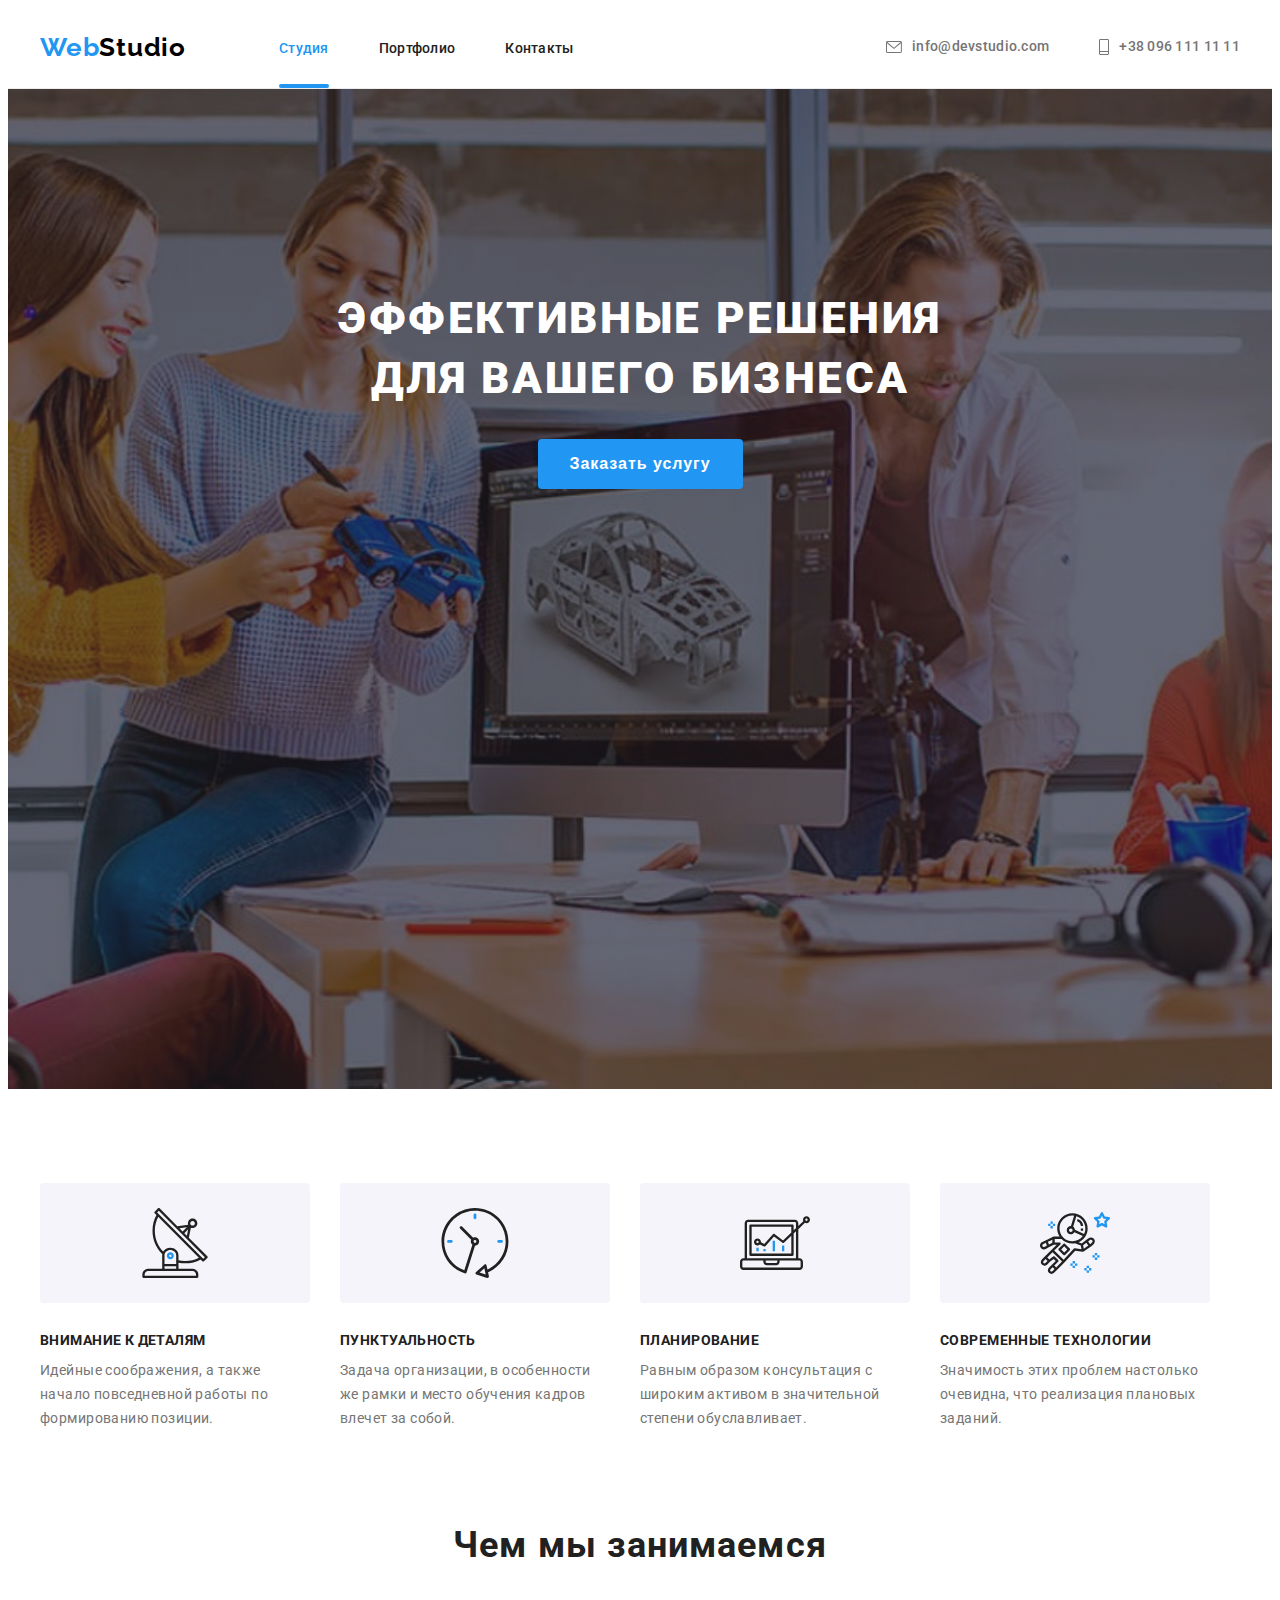
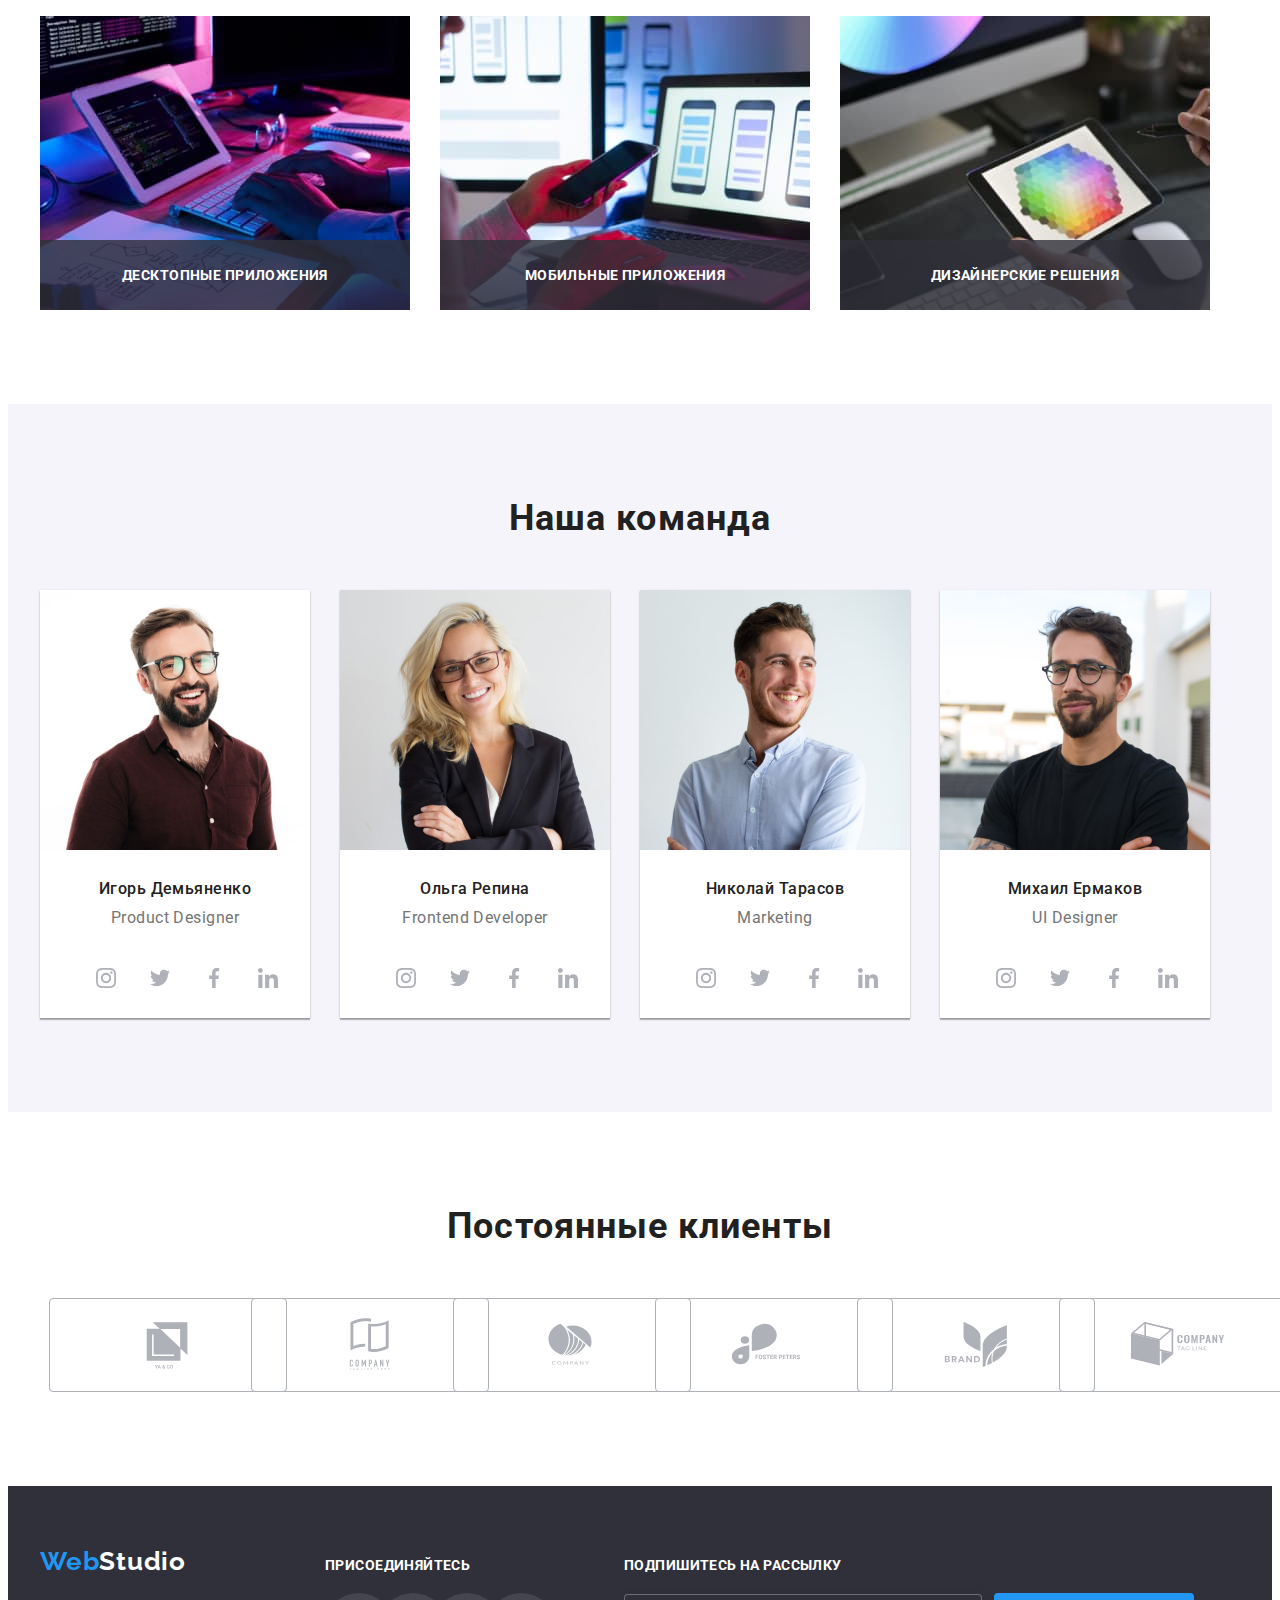
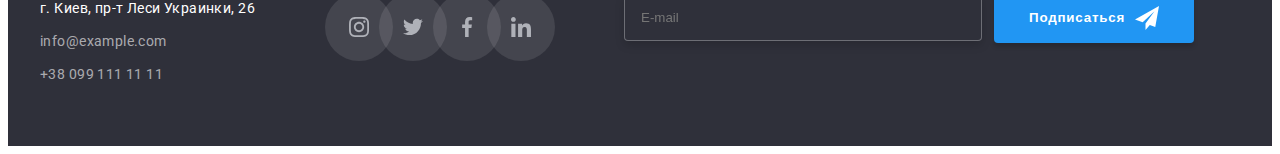
<file: index.html>
<!DOCTYPE html>
<html lang="ru">
  <head>
    <meta charset="UTF-8" />
    <meta http-equiv="X-UA-Compatible" content="IE=edge" />
    <meta name="viewport" content="width=device-width, initial-scale=1.0" />
    <title>WebStudio</title>
    <link rel="preconnect" href="https://fonts.googleapis.com"> 
    <link rel="preconnect" href="https://fonts.gstatic.com" crossorigin> 
    <link href="https://fonts.googleapis.com/css2?family=Raleway:wght@700&family=Roboto:wght@400;500;700;900&display=swap" rel="stylesheet">
    <link rel="stylesheet" href="https://cdnjs.cloudflare.com/ajax/libs/modern-normalize/1.1.0/modern-normalize.min.css" integrity="sha512-wpPYUAdjBVSE4KJnH1VR1HeZfpl1ub8YT/NKx4PuQ5NmX2tKuGu6U/JRp5y+Y8XG2tV+wKQpNHVUX03MfMFn9Q==" crossorigin="anonymous" referrerpolicy="no-referrer" />
    <link rel="stylesheet" href="./css/main.min.css">
  </head>
  <body>
    <!-- Шапка -->
    <header class="header">
      <div class="container header-container">
        <a href="./index.html" lang="en" class="logo header__logo"><span class="web">Web</span>Studio</a>
        <nav class="nav">
          <ul class="nav__list">
            <li class="nav__item"><a class="nav__link current" href="./index.html">Студия</a></li>
            <li class="nav__item"><a class="nav__link" href="./portfolio.html">Портфолио</a></li>
            <li class="nav__item"><a class="nav__link" href="">Контакты</a></li>
          </ul>
        </nav>
          <ul class="header__contact-list">
            <li class="header__contact-item">
            <a class="header__contact-mail" href="mailto:info@devstudio.com"><svg class="contact__icon-envelope">
              <use href="./images/icons.svg#icon-envelope-new"></use>
          </svg>info@devstudio.com</a>
            </li>
            <li class="header__contact-item">
             <a class="header__contact-tel" href="tel:+380961111111"><svg class="contact__icon-smartphone">
              <use href="./images/icons.svg#icon-Vector-2"></use>
          </svg>+38 096 111 11 11</a></li>
          </ul>
      </div>
    </header>
    <!-- Main -->
    <main>
      <section class="hero">
          <div class="container">
          <h1 class="slogan">
            Эффективные решения <br> для вашего бизнеса
          </h1>
          <button type="button" class="btn" data-modal-open>Заказать услугу</button>
        </div>
      </section>
      <!-- Особенности -->
      <section class="section section-features">
        <h2 class="invisible-title">Особенности</h2>
        <div class="container">
          <ul class="features-list">
            <li class="features-item">
              <div class="features-icons">
                <svg class="features-icon" width="70px" height="70px">
                  <use href="./images/icons.svg#icon-antenna"></use>
                </svg>
              </div>
                <h3 class="features">Внимание к деталям</h3>
                <p class="features-text">
                  Идейные соображения, а также начало повседневной работы по
                  формированию позиции.
                </p>
            </li>
            <li class="features-item">
              <div class="features-icons">
                <svg class="features-icon" width="70px" height="70px">
                  <use href="./images/icons.svg#icon-clock"></use>
                </svg>
              </div>
              <h3 class="features">Пунктуальность</h3>
              <p class="features-text">
                Задача организации, в особенности же рамки и место обучения кадров
                влечет за собой.
              </p>
            </li>
            <li class="features-item">
              <div class="features-icons">
                <svg class="features-icon" width="70px" height="70px">
                  <use href="./images/icons.svg#icon-diagram"></use>
                </svg>
              </div>
              <h3 class="features">Планирование</h3>
              <p class="features-text">
                Равным образом консультация с широким активом в значительной
                степени обуславливает.
              </p>
            </li>
            <li class="features-item">
              <div class="features-icons">
                <svg class="features-icon" width="70px" height="70px">
                  <use href="./images/icons.svg#icon-astronaut-new"></use>
                </svg>
              </div>
              <h3 class="features">Современные технологии</h3>
              <p class="features-text">
                Значимость этих проблем настолько очевидна, что реализация
                плановых заданий.
              </p>
            </li>
          </ul>
      </div>
      </section>
    <!-- Чем мы занимаемся -->
      <section class="section work-section">
        <div class="container">
          <h2 class="works">Чем мы занимаемся</h2>
            <ul class="about-list">
              <li class="about-item">
                <div class="about-item-wrap">
                <img src="./images/img.jpg" alt="works on the keyboard" width="370"/>
                <p class="about-item-text">Десктопные приложения</p>
              </div>
              </li>
              <li class="about-item">
                <div class="about-item-wrap">
                <img src="./images/img-2.jpg" alt="works on the phone" width="370"/>
                <p class="about-item-text">Мобильные приложения</p>
              </div>
              </li>
              <li class="about-item">
                <div class="about-item-wrap">
                <img src="./images/img-3.jpg" alt="works on the tablet" width="370"/>
                <p class="about-item-text">Дизайнерские решения</p>
              </div>
              </li>
            </ul>
      </div>
      </section>
      <!-- Наша команда -->
      <section class="section section-team">
        <div class="container">
          <h2 class="team">Наша команда</h2>
          <ul class="team-lists">
            <li class="team-list">
              <img src="./images/foto-igor.jpg" alt="photo_by_igor" width="270"/>
              <div class="by-team-list"><h3 class="team-icon">Игорь Демьяненко</h3>
              <p lang="en" class="team-text">Product Designer</p>
              <ul class="team-social list social-list">
                <li class="social-item">
                <a href="" class="social-link" target="_blank" rel="noopener noreferrer">
                  <svg class="social-icon" width="20" height="20" >
                    <use href="./images/icons.svg#icon-instagram-new"></use>
                  </svg>
                  </a>
                </li>
                <li class="social-item">
                <a href="" class="social-link" target="_blank" rel="noopener noreferrer">
                  <svg class="social-icon" width="20" height="20" >
                    <use href="./images/icons.svg#icon-twitter-1"></use>
                  </svg>
                </a>
                </li>
                <li class="social-item">
                <a href="" class="social-link" target="_blank" rel="noopener noreferrer">
                  <svg class="social-icon" width="20" height="20" >
                    <use href="./images/icons.svg#icon-facebook"></use>
                  </svg>
                </a>
                </li>
                <li class="social-item">
                <a href="" class="social-link" target="_blank" rel="noopener noreferrer">
                  <svg class="social-icon" width="20" height="20" >
                    <use href="./images/icons.svg#icon-linkedin"></use>
                  </svg>
                </a>
                </li>
              </ul>
            </div>
            </li>
            <li class="team-list">
              <img
                src="./images/foto-olga.jpg"
                alt="photo_by_olga"
                width="270"/>
              <div class="by-team-list"><h3 class="team-icon">Ольга Репина</h3>
              <p lang="en" class="team-text">Frontend Developer</p>
              <ul class="team-social list social-list">
                <li class="social-item">
                  <a href="" class="social-link" target="_blank" rel="noopener noreferrer">
                    <svg class="social-icon" width="20" height="20" >
                      <use href="./images/icons.svg#icon-instagram-new"></use>
                    </svg>
                    </a>
                  </li>
                  <li class="social-item">
                  <a href="" class="social-link" target="_blank" rel="noopener noreferrer">
                    <svg class="social-icon" width="20" height="20" >
                      <use href="./images/icons.svg#icon-twitter-1"></use>
                    </svg>
                  </a>
                  </li>
                  <li class="social-item">
                  <a href="" class="social-link" target="_blank" rel="noopener noreferrer">
                    <svg class="social-icon" width="20" height="20" >
                      <use href="./images/icons.svg#icon-facebook"></use>
                    </svg>
                  </a>
                  </li>
                  <li class="social-item">
                  <a href="" class="social-link" target="_blank" rel="noopener noreferrer">
                    <svg class="social-icon" width="20" height="20" >
                      <use href="./images/icons.svg#icon-linkedin"></use>
                    </svg>
                  </a>
                </li>
              </ul>
            </div>
            </li>
            <li class="team-list">
              <img src="./images/foto-nik.jpg" alt="photo_by_nik" width="270">
              <div class="by-team-list"><h3 class="team-icon">Николай Тарасов</h3>
              <p lang="en" class="team-text">Marketing</p>
              <ul class="team-social list social-list">
                <li class="social-item">
                  <a href="" class="social-link" target="_blank" rel="noopener noreferrer">
                    <svg class="social-icon" width="20" height="20" >
                      <use href="./images/icons.svg#icon-instagram-new"></use>
                    </svg>
                    </a>
                  </li>
                  <li class="social-item">
                  <a href="" class="social-link" target="_blank" rel="noopener noreferrer">
                    <svg class="social-icon" width="20" height="20" >
                      <use href="./images/icons.svg#icon-twitter-1"></use>
                    </svg>
                  </a>
                  </li>
                  <li class="social-item">
                  <a href="" class="social-link" target="_blank" rel="noopener noreferrer">
                    <svg class="social-icon" width="20" height="20" >
                      <use href="./images/icons.svg#icon-facebook"></use>
                    </svg>
                  </a>
                  </li>
                  <li class="social-item">
                  <a href="" class="social-link" target="_blank" rel="noopener noreferrer">
                    <svg class="social-icon" width="20" height="20" >
                      <use href="./images/icons.svg#icon-linkedin"></use>
                    </svg>
                  </a>
                </li>
              </ul>
            </div>
            </li>
            <li class="team-list">
              <img
                src="./images/foto-myhail.jpg"
                alt="photo_by_mykhail"
                width="270"/>
              <div class="by-team-list"><h3 class="team-icon">Михаил Ермаков</h3>
              <p lang="en" class="team-text">UI Designer</p>
              <ul class="team-social list social-list">
                <li class="social-item">
                  <a href="" class="social-link" target="_blank" rel="noopener noreferrer">
                    <svg class="social-icon" width="20" height="20" >
                      <use href="./images/icons.svg#icon-instagram-new"></use>
                    </svg>
                    </a>
                  </li>
                  <li class="social-item">
                  <a href="" class="social-link" target="_blank" rel="noopener noreferrer">
                    <svg class="social-icon" width="20" height="20" >
                      <use href="./images/icons.svg#icon-twitter-1"></use>
                    </svg>
                  </a>
                  </li>
                  <li class="social-item">
                  <a href="" class="social-link" target="_blank" rel="noopener noreferrer">
                    <svg class="social-icon" width="20" height="20" >
                      <use href="./images/icons.svg#icon-facebook"></use>
                    </svg>
                  </a>
                  </li>
                  <li class="social-item">
                  <a href="" class="social-link" target="_blank" rel="noopener noreferrer">
                    <svg class="social-icon" width="20" height="20" >
                      <use href="./images/icons.svg#icon-linkedin"></use>
                    </svg>
                  </a>
                </li>
              </ul>
            </div>
            </li>
          </ul>
      </div>
      </section>
       <!-- Постоянные клиенты -->
      <section class="section">
          <div class="container">
            <h2 class="clients">Постоянные клиенты</h2>
            <ul class="client-list">
              <li class="client-item">
                <a href="" class="client-link" target="_blank" rel="noopener noreferrer">
                  <svg class="client-icon" width="106" height="60" >
                    <use href="./images/icons.svg#icon-Logo-1"></use>
                  </svg>
                </a>
              </li>
              <li class="client-item">
                <a href="" class="client-link" target="_blank" rel="noopener noreferrer">
                  <svg class="client-icon" width="106" height="60" >
                    <use href="./images/icons.svg#icon-Logo-2"></use>
                  </svg>
                </a>
              </li>
              <li class="client-item">
                <a href="" class="client-link" target="_blank" rel="noopener noreferrer">
                  <svg class="client-icon" width="106" height="60" >
                    <use href="./images/icons.svg#icon-Logo-3"></use>
                  </svg>
                </a>
              </li>
              <li class="client-item">
                <a href="" class="client-link" target="_blank" rel="noopener noreferrer">
                  <svg class="client-icon" width="106" height="60" >
                    <use href="./images/icons.svg#icon-Logo-4"></use>
                  </svg>
                </a>
              </li>
              <li class="client-item">
                <a href="" class="client-link" target="_blank" rel="noopener noreferrer">
                  <svg class="client-icon" width="106" height="60" >
                    <use href="./images/icons.svg#icon-Logo-5"></use>
                  </svg>
                </a>
              </li>
              <li class="client-item">
                <a href="" class="client-link" target="_blank" rel="noopener noreferrer">
                  <svg class="client-icon" width="106" height="60" >
                    <use class="svg-icon" href="./images/icons.svg#icon-Logo-6"></use>
                  </svg>
                </a>
              </li>
            </ul>
        </div>
      </section>
    </main>
    <!-- Футер -->
    <footer class="footer">
      <div class="container footer-container">
          <div class="footer-address">
          <a href="" lang="en" class="logo-footer"><span class="web">Web</span><span class="studio">Studio</span></a>
          <address>
          <ul class="contacts">
            <li class="by-contacts"><a class="map-link" href="https://goo.gl/maps/VNp9f7bhRP9cffX88" target="blank" rel="noopener noreferrer">г. Киев, пр-т Леси Украинки, 26</a></li>
            <li class="by-contacts"><a class="mail-contact" href="mailto:info@example.com">info@example.com</a></li>
            <li class="by-contacts"><a class="tel-contact" href="tel:+380991111111">+38 099 111 11 11</a></li>
          </ul>
        </address>
        </div>
        <!-- Присоединяйтесь -->
        <div class="footer-social">
          <h3 class="footer-social-title">присоединяйтесь</h3>
          <ul class="social-list">
            <li class="social-item">
                <a href="" class="social-link footer-social-link" target="_blank" rel="noopener noreferrer">
                    <svg class="social-icon footer-social-icon">
                      <use href="./images/icons.svg#icon-instagram-new"></use>
                    </svg>
                </a>
            </li>
            <li class="social-item">
                <a href="" class="social-link footer-social-link" target="_blank" rel="noopener noreferrer">
                    <svg class="social-icon footer-social-icon">
                        <use href="./images/icons.svg#icon-twitter-1"></use>
                    </svg>
                </a>
            </li>
            <li class="social-item">
                <a href="" class="social-link footer-social-link" target="_blank" rel="noopener noreferrer">
                    <svg class="social-icon footer-social-icon">
                        <use href="./images/icons.svg#icon-facebook"></use>
                    </svg>
                </a>
            </li>
            <li class="social-item">
                <a href="" class="social-link footer-social-link" target="_blank" rel="noopener noreferrer">
                    <svg class="social-icon footer-social-icon">
                        <use href="./images/icons.svg#icon-linkedin"></use>
                    </svg>
                </a>
            </li>
        </ul>
        </div>
        <!-- Подпишитесь -->
        <div class="footer-social">
          <h3 class="footer-social-title">Подпишитесь на рассылку</h3>
          <form action="#">
            <div class="input-form">
            <input class="footer-form-input" name="email" type="email" placeholder="E-mail">
            <button class="btn-form-footer" type="submit">Подписаться
              <svg class="icon-send" width="24" height="24" >
                <use href="./images/icons.svg#icon-icon-send"></use>
              </svg>
            </button>
          </div>
          </form>
        </div>
    </div>
    </footer>
    <!-- Бекдроп модалка -->
    <div class="backdrop is-hidden" data-modal>
      <div class="modal">
        <button type="button" class="btn-modal" data-modal-close>
          <svg class="modal-icon-close" width="11" height="11" >
            <use href="./images/icons.svg#icon-close-new"></use>
          </svg>
        </button>
        <form class="contact-form" action="#">
          <p class="modal-title">Оставьте свои данные, мы вам перезвоним</p>
          <label class="contact-form-label">Имя
            <span class="form-input-wrap">
            <input class="contact-form-input" type="text" name="user-name" 
            minlength="2" pattern="[a-zA-Zа-яëА-Яë]+" title="Имя должно содержать символы латиницы или кириллицы"/>
            <svg class="form-icon" width="12" height="12" >
              <use href="./images/icons.svg#icon-person-black"></use>
            </svg>
          </span>
          </label>
          <label class="contact-form-label">Телефон
            <span class="form-input-wrap">
            <input class="contact-form-input" type="text" name="user-tel" title="099-000-00-00"
            pattern="[0-9]{3}-[0-9]{3}-[0-9]{2}-[0-9]{2"/>
            <svg class="form-icon" width="12" height="12" >
              <use href="./images/icons.svg#icon-phone-black"></use>
            </svg>
          </span>
            </label>
          <label class="contact-form-label">Почта
            <span class="form-input-wrap">
            <input class="contact-form-input" type="text" name="user-email">
            <svg class="form-icon" width="12" height="12" >
              <use href="./images/icons.svg#icon-email-black"></use>
            </svg>
          </span>
            </label>
          <label class="contact-form-label">Комментарий
            <textarea class="textarea-label" name="feedback" rows="7" placeholder="Введите текст"></textarea>
          </label>
          <input class="modal-form-checkbox visually-hidden" type="checkbox" id="accept-policy">
          <label class="modal-form-label modal-form-checkbox-label" for="accept-policy">
            Соглашаюсь с рассылкой и принимаю<a href="#" class="modal-form-link">Условия договора</a></label>
            <button class="modal-form-button" type="submit">
              Отправить
          </button>
        </form>
      </div>
    </div>
    <script src="./js/modal.js"></script>
  </body>
</html>
</file>
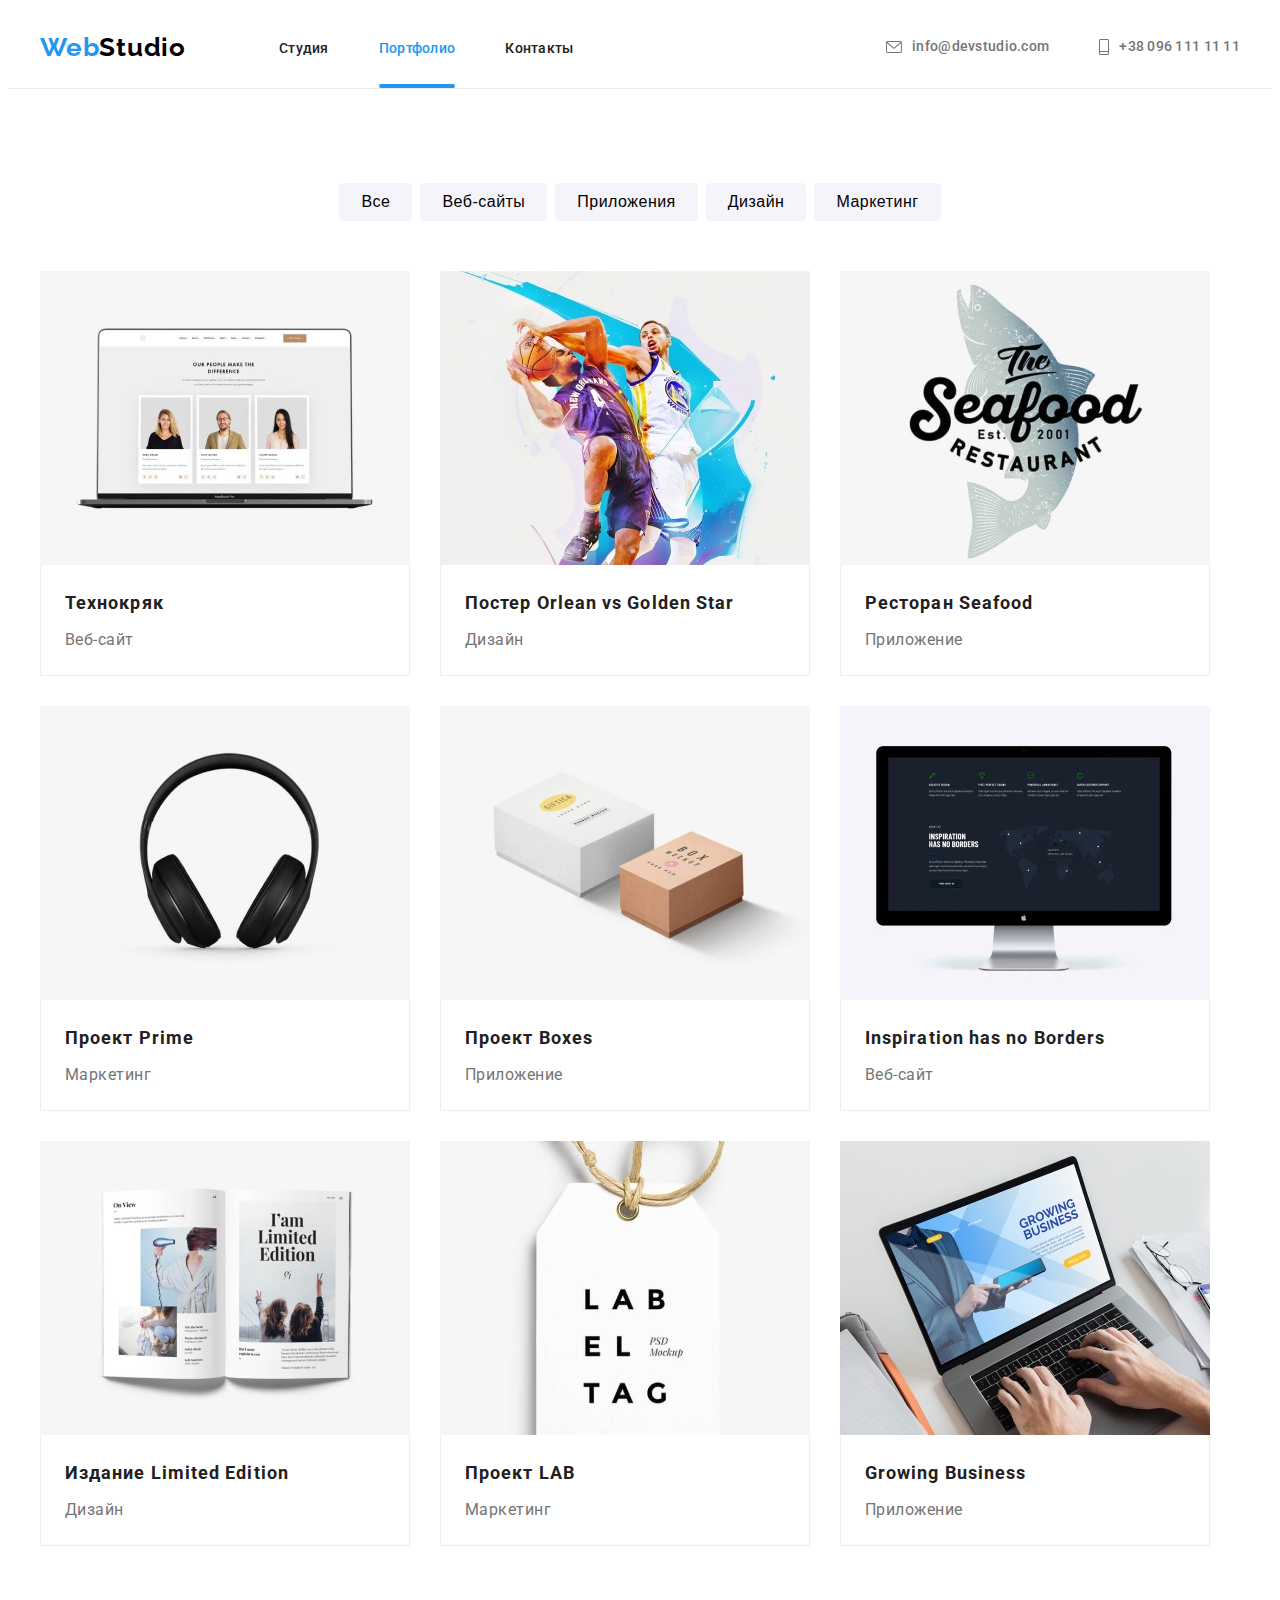
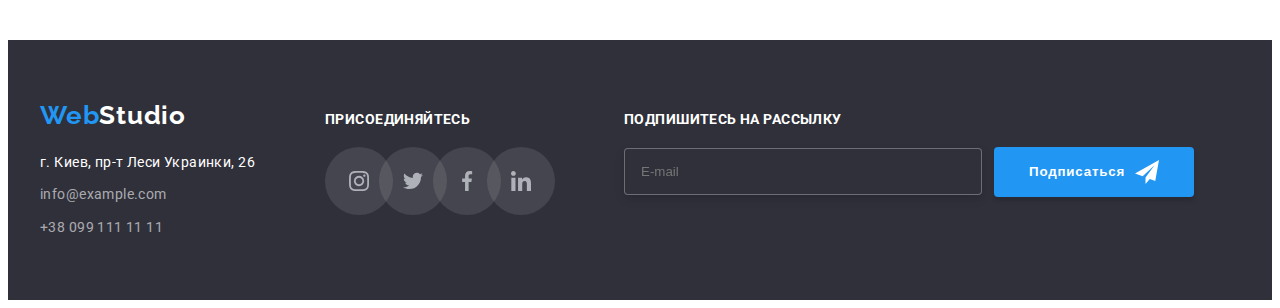
<file: portfolio.html>
<!DOCTYPE html>
<html lang="ru">
<head>
    <meta charset="UTF-8">
    <meta http-equiv="X-UA-Compatible" content="IE=edge">
    <meta name="viewport" content="width=device-width, initial-scale=1.0">
    <title>portfolio</title>
    <link rel="preconnect" href="https://fonts.googleapis.com"> 
    <link rel="preconnect" href="https://fonts.gstatic.com" crossorigin> 
    <link href="https://fonts.googleapis.com/css2?family=Raleway:wght@700&family=Roboto:wght@400;500;700;900&display=swap" rel="stylesheet">
    <link rel="stylesheet" href="https://cdnjs.cloudflare.com/ajax/libs/modern-normalize/1.1.0/modern-normalize.min.css" integrity="sha512-wpPYUAdjBVSE4KJnH1VR1HeZfpl1ub8YT/NKx4PuQ5NmX2tKuGu6U/JRp5y+Y8XG2tV+wKQpNHVUX03MfMFn9Q==" crossorigin="anonymous" referrerpolicy="no-referrer" />
    <link rel="stylesheet" href="./css/main.min.css">
</head>
<body>
    <!-- Шапка -->
    <header class="header">
      <div class="container header-container">
        <a href="./index.html" lang="en" class="logo header__logo"><span class="web">Web</span>Studio</a>
        <nav class="nav">
          <ul class="nav__list">
            <li class="nav__item"><a class="nav__link" href="./index.html">Студия</a></li>
            <li class="nav__item"><a class="nav__link current" href="./portfolio.html">Портфолио</a></li>
            <li class="nav__item"><a class="nav__link" href="">Контакты</a></li>
          </ul>
        </nav>
          <ul class="header__contact-list">
            <li class="header__contact-item">
            <a class="header__contact-mail" href="mailto:info@devstudio.com"><svg class="contact__icon-envelope">
              <use href="./images/icons.svg#icon-envelope-new"></use>
          </svg>info@devstudio.com</a>
            </li>
            <li class="header__contact-item">
             <a class="header__contact-tel" href="tel:+380961111111"><svg class="contact__icon-smartphone">
              <use href="./images/icons.svg#icon-Vector-2"></use>
          </svg>+38 096 111 11 11</a></li>
          </ul>
      </div>
    </header>
      <!-- Мейн -->
      <main>
          <section class="section-buttons">
        <!--Кнопки-->
        <div class="container">
          <h1 class="invisible-title">Кнопки</h1>
          <ul class="buttons-list">
              <li class="buttons-item"><button type="button" class="button">Все</button></li>
              <li class="buttons-item"><button type="button" class="button">Веб-сайты</button></li>
              <li class="buttons-item"><button type="button" class="button">Приложения</button></li>
              <li class="buttons-item"><button type="button" class="button">Дизайн</button></li>
              <li class="buttons-item"><button type="button" class="button">Маркетинг</button></li>
          </ul> 
          <!--Проекти--> 
          <h2 class="invisible-title">Проекти</h2>
            <ul class="projects-list">
                <li class="project-item">
                  <a href="/" class="project-item-link" target="_blank" rel="noopener noreferrer">
                    <div class="project-item-wrap">
                      <img src="./images/img-project-1.jpg" alt="photo_by_tech" width="370">
                      <p class="project-img-text">Lorem ipsum dolor sit amet consectetur adipisicing elit. Doloribus, necessitatibus, odit ipsum et totam repellendus velit neque mollitia natus saepe ea aliquam reprehenderit iure quia! Minima alias eius magnam eaque.</p>
                    </div>
                    <div class="by-project"><h3 class="project-name">Технокряк</h3>
                    <p class="project-text">Веб-сайт</p></div>
                  </a>
                </li>
                <li class="project-item">
                  <a href="/" class="project-item-link" target="_blank" rel="noopener noreferrer">
                    <div class="project-item-wrap">
                      <img src="./images/img-project-2.jpg" alt="photo_by_poster" width="370">
                      <p class="project-img-text">Lorem ipsum dolor sit amet consectetur adipisicing elit. Doloribus, necessitatibus, odit ipsum et totam repellendus velit neque mollitia natus saepe ea aliquam reprehenderit iure quia! Minima alias eius magnam eaque.</p>
                    </div>
                    <div class="by-project"><h3 class="project-name">Постер <span lang="en">Orlean vs Golden Star</span></h3>
                    <p class="project-text">Дизайн</p></div>
                  </a>
                  </li>
                <li class="project-item">
                  <a href="/" class="project-item-link" target="_blank" rel="noopener noreferrer">
                    <div class="project-item-wrap">
                      <img src="./images/img-project-3.jpg" alt="photo_by_restaurant" width="370">
                      <p class="project-img-text">Lorem ipsum dolor sit amet consectetur adipisicing elit. Doloribus, necessitatibus, odit ipsum et totam repellendus velit neque mollitia natus saepe ea aliquam reprehenderit iure quia! Minima alias eius magnam eaque.</p>
                    </div>
                    <div class="by-project"><h3 class="project-name">Ресторан <span lang="en">Seafood</span></h3>
                    <p class="project-text">Приложение</p></div>
                  </a>
                  </li>
                <li class="project-item">
                  <a href="/" class="project-item-link" target="_blank" rel="noopener noreferrer">
                  <div class="project-item-wrap">
                    <img src="./images/img-project-4.jpg" alt="photo_by_headphone" width="370">
                    <p class="project-img-text">Lorem ipsum dolor sit amet consectetur adipisicing elit. Doloribus, necessitatibus, odit ipsum et totam repellendus velit neque mollitia natus saepe ea aliquam reprehenderit iure quia! Minima alias eius magnam eaque.</p>
                  </div>
                  <div class="by-project"><h3 class="project-name">Проект <span lang="en">Prime</span></h3>
                  <p class="project-text">Маркетинг</p></div>
                </a>
                </li>
                <li class="project-item">
                  <a href="/" class="project-item-link" target="_blank" rel="noopener noreferrer">
                  <div class="project-item-wrap">
                    <img src="./images/img-project-5.jpg" alt="photo_by_boxes" width="370">
                    <p class="project-img-text">Lorem ipsum dolor sit amet consectetur adipisicing elit. Doloribus, necessitatibus, odit ipsum et totam repellendus velit neque mollitia natus saepe ea aliquam reprehenderit iure quia! Minima alias eius magnam eaque.</p>
                  </div>
                  <div class="by-project"><h3 class="project-name">Проект <span lang="en">Boxes</span></h3>
                  <p class="project-text">Приложение</p></div>
                </a>
                </li>
                <li class="project-item">
                  <a href="/" class="project-item-link" target="_blank" rel="noopener noreferrer">
                  <div class="project-item-wrap">
                    <img src="./images/img-project-6.jpg" alt="photo_by_website" width="370">
                    <p class="project-img-text">Lorem ipsum dolor sit amet consectetur adipisicing elit. Doloribus, necessitatibus, odit ipsum et totam repellendus velit neque mollitia natus saepe ea aliquam reprehenderit iure quia! Minima alias eius magnam eaque.</p>
                  </div>
                  <div class="by-project"><h3 lang="en" class="project-name">Inspiration has no Borders</h3>
                  <p class="project-text">Веб-сайт</p></div>
                </a>
                </li>
                <li class="project-item">
                  <a href="/" class="project-item-link" target="_blank" rel="noopener noreferrer">
                  <div class="project-item-wrap">
                    <img src="./images/img-project-7.jpg" alt="photo_by_book" width="370">
                    <p class="project-img-text">Lorem ipsum dolor sit amet consectetur adipisicing elit. Doloribus, necessitatibus, odit ipsum et totam repellendus velit neque mollitia natus saepe ea aliquam reprehenderit iure quia! Minima alias eius magnam eaque.</p>
                  </div>
                  <div class="by-project"><h3 class="project-name">Издание <span lang="en">Limited Edition</span></h3>
                  <p class="project-text">Дизайн</p></div>
                </a>
                </li>
                <li class="project-item">
                  <a href="/" class="project-item-link" target="_blank" rel="noopener noreferrer">
                  <div class="project-item-wrap">
                    <img src="./images/img-project-8.jpg" alt="photo_by_lab" width="370">
                    <p class="project-img-text">Lorem ipsum dolor sit amet consectetur adipisicing elit. Doloribus, necessitatibus, odit ipsum et totam repellendus velit neque mollitia natus saepe ea aliquam reprehenderit iure quia! Minima alias eius magnam eaque.</p>
                  </div>
                  <div class="by-project"><h3 class="project-name">Проект <span lang="en">LAB</span></h3>
                  <p class="project-text">Маркетинг</p></div>
                </a>
                </li>
                <li class="project-item">
                  <a href="/" class="project-item-link" target="_blank" rel="noopener noreferrer">
                  <div class="project-item-wrap">
                    <img src="./images/img-project-9.jpg" alt="photo_by_laptop" width="370">
                    <p class="project-img-text">Lorem ipsum dolor sit amet consectetur adipisicing elit. Doloribus, necessitatibus, odit ipsum et totam repellendus velit neque mollitia natus saepe ea aliquam reprehenderit iure quia! Minima alias eius magnam eaque.</p>
                  </div>
                  <div class="by-project"><h3 lang="en" class="project-name">Growing Business</h3>
                  <p class="project-text">Приложение</p></div>
                </a>
                </li>
            </ul>
        </div>
        </section>
      </main>
      <!-- Футер -->
      <footer class="footer">
        <div class="container footer-container">
            <div class="footer-address">
            <a href="" lang="en" class="logo-footer"><span class="web">Web</span><span class="studio">Studio</span></a>
            <address>
            <ul class="contacts">
              <li class="by-contacts"><a class="map-link" href="https://goo.gl/maps/VNp9f7bhRP9cffX88" target="blank" rel="noopener noreferrer">г. Киев, пр-т Леси Украинки, 26</a></li>
              <li class="by-contacts"><a class="mail-contact" href="mailto:info@example.com">info@example.com</a></li>
              <li class="by-contacts"><a class="tel-contact" href="tel:+380991111111">+38 099 111 11 11</a></li>
            </ul>
          </address>
          </div>
          <div class="footer-social">
            <h3 class="footer-social-title">присоединяйтесь</h3>
            <ul class="social-list">
              <li class="social-item">
                  <a href="" class="social-link footer-social-link" target="_blank" rel="noopener noreferrer">
                      <svg class="social-icon footer-social-icon">
                        <use href="./images/icons.svg#icon-instagram-new"></use>
                      </svg>
                  </a>
              </li>
              <li class="social-item">
                  <a href="" class="social-link footer-social-link" target="_blank" rel="noopener noreferrer">
                      <svg class="social-icon footer-social-icon">
                          <use href="./images/icons.svg#icon-twitter-1"></use>
                      </svg>
                  </a>
              </li>
              <li class="social-item">
                  <a href="" class="social-link footer-social-link" target="_blank" rel="noopener noreferrer">
                      <svg class="social-icon footer-social-icon">
                          <use href="./images/icons.svg#icon-facebook"></use>
                      </svg>
                  </a>
              </li>
              <li class="social-item">
                  <a href="" class="social-link footer-social-link" target="_blank" rel="noopener noreferrer">
                      <svg class="social-icon footer-social-icon">
                          <use href="./images/icons.svg#icon-linkedin"></use>
                      </svg>
                  </a>
              </li>
          </ul>
          </div>
           <!-- Подпишитесь -->
        <div class="footer-social">
          <h3 class="footer-social-title">Подпишитесь на рассылку</h3>
          <form action="#">
            <div class="input-form">
            <input class="footer-form-input" name="email" type="email" placeholder="E-mail">
            <button class="btn-form-footer" type="submit">Подписаться
              <svg class="icon-send" width="24" height="24" >
                <use href="./images/icons.svg#icon-icon-send"></use>
              </svg>
            </button>
          </div>
          </form>
        </div>
      </div>
      </footer>
</body>
</html>
</file>
<file: css/main.min.css>
:root{--primary-title-color: #212121}:root{--primary-text-color: #757575}:root{--contact-color: #ffffff}:root{--logo-text-color: #2196F3}.visually-hidden{position:absolute;white-space:nowrap;width:1px;height:1px;overflow:hidden;border:0;padding:0;clip:rect(0 0 0 0);clip-path:inset(50%);margin:-1px}p,h1,h2,h3,h4,h5,h6{margin:0}ul{margin:0;padding:0}img{display:block}li{list-style-type:none}body{font-family:'Roboto', sans-serif;color:var(--primary-title-color)}.container{width:1200px;padding-left:15px;padding-right:15px;margin:0 auto}.logo{font-family:Raleway;font-style:normal;font-weight:bold;font-size:26px;line-height:1.19;letter-spacing:0.03em;color:#000000;text-decoration:none}.header__logo{margin-right:93px}.web{color:var(--logo-text-color)}.logo-footer{display:block;font-family:Raleway;font-style:normal;font-weight:bold;font-size:26px;line-height:1.19;letter-spacing:0.03em;color:#ffffff;text-decoration:none;margin-bottom:20px}.section{padding-top:94px;padding-bottom:94px}.backdrop{width:100vw;height:100vh;background:rgba(0,0,0,0.2);position:fixed;top:0px;transition-property:opacity, visibility;transition-duration:500ms;transition-timing-function:cubic-bezier(0.4, 0, 0.2, 1)}.backdrop.is-hidden{visibility:hidden;opacity:0;pointer-events:none}.modal{position:absolute;min-width:528px;min-height:581px;top:50%;left:50%;transform:translate(-50%, -50%);background-color:#fff;box-shadow:0px 1px 3px rgba(0,0,0,0.12),0px 1px 1px rgba(0,0,0,0.14),0px 2px 1px rgba(0,0,0,0.2);border-radius:4px}.btn-modal{width:30px;height:30px;background:#FFFFFF;fill:#000000;border:1px solid rgba(0,0,0,0.1);border-radius:50%;position:absolute;top:8px;right:8px;padding:9px;display:flex;align-items:center;justify-content:center;cursor:pointer;transition-property:color, border-color;transition-duration:250ms;transition-timing-function:cubic-bezier(0.4, 0, 0.2, 1)}.btn-modal:hover,.btn-modal:focus{color:var(--logo-text-color);border-color:var(--logo-text-color);outline:none}.modal-icon-close{fill:currentColor}.modal-title{font-weight:bold;font-size:20px;line-height:23px;text-align:center;letter-spacing:0.03em;color:#212121;margin-bottom:12px}.contact-form{display:flex;flex-direction:column;padding:40px}.contact-form-input{width:100%;padding-left:42px;padding-top:12px;padding-bottom:12px;color:#212121;border:1px solid rgba(33,33,33,0.2);box-sizing:border-box;border-radius:4px;transition-property:border-color, fill;transition-duration:250ms;transition-timing-function:cubic-bezier(0.4, 0, 0.2, 1)}.contact-form-input:hover,.contact-form-input:focus{border:1px solid #2196F3;outline:none}.textarea-label{width:100%;resize:none;padding:12px 16px;margin-top:4px;border:1px solid rgba(33,33,33,0.2);box-sizing:border-box;border-radius:4px;outline:none;transition-property:border-color;transition-duration:250ms;transition-timing-function:cubic-bezier(0.4, 0, 0.2, 1)}.textarea-label:hover,.textarea-label:focus{border:1px solid #2196F3}.contact-form-label{display:flex;flex-direction:column;color:#757575;font-family:inherit;font-weight:normal;font-size:12px;line-height:14px;letter-spacing:0.01em;margin-bottom:10px}.form-input-wrap{display:block;position:relative;margin-top:4px}.form-icon{position:absolute;fill:#212121;top:50%;left:15px;pointer-events:none;width:18px;height:18px;transition-property:fill;transition-duration:250ms;transition-timing-function:cubic-bezier(0.4, 0, 0.2, 1);transform:translateY(-50%)}.contact-form-input:focus+.form-icon,.contact-form-input:hover+.form-icon{fill:var(--logo-text-color)}.modal-form-checkbox-label{display:flex;justify-content:center;align-items:center;margin-bottom:30px;font-size:14px;line-height:1.71;letter-spacing:0.03em;color:var(--primary-text-color);cursor:pointer}.modal-form-checkbox-label::before{display:block;content:'';width:16px;height:15px;margin-right:7px;cursor:pointer;border:2px solid #757575;border-radius:2px}.modal-form-link{text-decoration:underline;color:#2196F3;margin-left:5px}.modal-form-button{align-self:center;min-width:200px;min-height:50px;border:0;border-radius:4px;font-weight:700;font-size:16px;line-height:1.88;letter-spacing:0.06em;cursor:pointer;color:var(--contact-color);background-color:var(--logo-text-color);box-shadow:0px 4px 4px rgba(0,0,0,0.15);transition-property:background-color;transition-duration:250ms;transition-timing-function:cubic-bezier(0.4, 0, 0.2, 1)}.modal-form-button:hover,.modal-form-button:focus{color:var(--primary-title-color)}.modal-form-checkbox:focus+.modal-form-checkbox-label::before{border-color:var(--logo-text-color)}.modal-form-checkbox:checked+.modal-form-checkbox-label::before{border:none;background-image:url(../images/check.svg)}.social-list{display:flex;justify-content:center}.social-icon{width:20px;height:20px;fill:#AFB1B8;transition-property:fill;transition-duration:250ms;transition-timing-function:cubic-bezier(0.4, 0, 0.2, 1)}.social-link:focus .social-icon,.social-link:hover .social-icon{fill:white}.social-item{width:44px;height:44px;margin-right:10px;text-align:center;border-radius:50%}.social-item:hover,.social-item:focus{transition-duration:250ms;transition-timing-function:cubic-bezier(0.4, 0, 0.2, 1)}.social-item:last-child{margin-right:0px}.social-link{display:flex;padding:12px;width:100%;height:100%;justify-content:center;align-items:center;border-radius:50%;transition-property:background-color;transition-duration:250ms;transition-timing-function:cubic-bezier(0.4, 0, 0.2, 1)}.social-link:focus,.social-link:hover{background-color:#2196F3}.input-form{display:inline-flex;justify-content:flex-end;align-content:flex-end;align-items:center}.footer-form-input{width:358px;padding:15px 16px;background:#2F303A;color:var(--contact-color);border:1px solid rgba(255,255,255,0.3);box-sizing:border-box;filter:drop-shadow(0px 4px 4px rgba(0,0,0,0.15));border-radius:4px;margin-right:12px;outline:none}.btn-form-footer{display:inline-flex;justify-content:center;align-items:center;width:200px;height:50px;font-weight:bold;letter-spacing:0.06em;cursor:pointer;background-color:var(--logo-text-color);color:var(--contact-color);box-shadow:0px 4px 4px rgba(0,0,0,0.15);border-radius:4px;border:none;transition-property:color, box-shadow;transition-duration:250ms;transition-timing-function:cubic-bezier(0.4, 0, 0.2, 1)}.btn-form-footer:focus,.btn-form-footer:hover{color:#000;box-shadow:0px 3px 1px rgba(0,0,0,0.1),0px 1px 2px rgba(0,0,0,0.08),0px 2px 2px rgba(0,0,0,0.12)}.icon-send{fill:#ffffff;margin-left:10px;transition-duration:250ms;transition-timing-function:cubic-bezier(0.4, 0, 0.2, 1)}.icon-send:hover,.icon-send:focus{fill:#000000}.btn-form-footer:focus .icon-send,.btn-form-footer:hover .icon-send{fill:#000000}header{padding-top:24px;padding-bottom:25px;border-bottom:1px solid #ECECEC}.nav{display:flex;align-items:center}.nav__list{display:flex}.header__contact-list{display:flex;margin-left:auto}.header__contact-item{text-decoration:none}.header__contact-item:not(:last-child){margin-right:50px}.header__contact-item:hover,.header__contact-item:focus{color:var(--logo-text-color)}.header-connect{margin-left:auto}.header-container{display:flex;align-items:center}.nav__item:not(:last-child){margin-right:50px}.nav__link{font-weight:500;font-size:14px;line-height:1.14;letter-spacing:0.02em;color:var(--primary-title-color);text-decoration:none;transition-property:color;transition-duration:250ms;transition-timing-function:cubic-bezier(0.4, 0, 0.2, 1);position:relative}.nav__link:hover,.nav__link:focus{color:var(--logo-text-color)}.nav__link.current{color:var(--logo-text-color)}.nav__link.current::after{content:'';width:100%;position:absolute;height:4px;border-radius:2px;bottom:-32px;display:block;background-color:var(--logo-text-color)}.header__contact-mail,.header__contact-tel{font-weight:500;font-size:14px;line-height:1.14;letter-spacing:0.02em;display:flex;align-items:center;color:var(--primary-text-color);text-decoration:none;transition-property:color;transition-duration:250ms;transition-timing-function:cubic-bezier(0.4, 0, 0.2, 1)}.header__contact-mail:hover,.header__contact-mail:focus,.header__contact-tel:hover,.header__contact-tel:focus{color:var(--logo-text-color)}.contact__icon-envelope{width:16px;height:12px;margin-right:10px;fill:currentColor}.contact__icon-smartphone{width:10px;height:16px;margin-right:10px;fill:currentColor}.slogan{font-weight:900;font-size:44px;line-height:1.36;letter-spacing:0.06em;text-transform:uppercase;text-align:center;justify-content:center;color:var(--contact-color);margin:0px}.hero{background-color:#C4C4C4;padding-top:200px;padding-bottom:200px;text-align:center;background-image:linear-gradient(to right, rgba(47,48,58,0.4), rgba(47,48,58,0.4)),url("../images/bg-image.jpg");max-width:1600px;height:600px;margin-left:auto;margin-right:auto;background-repeat:no-repeat;background-size:cover;background-position:center}.btn{font-weight:bold;font-size:16px;line-height:1.87;letter-spacing:0.06em;cursor:pointer;border:none;color:var(--contact-color);background-color:var(--logo-text-color);margin-top:30px;justify-content:center;border-radius:4px;padding-top:10px;padding-bottom:10px;padding-left:32px;padding-right:32px;transition-property:color;transition-duration:250ms;transition-timing-function:cubic-bezier(0.4, 0, 0.2, 1)}.btn:hover,.btn:focus{color:var(--primary-title-color)}.section-features{padding-bottom:0}.features{font-weight:bold;font-size:14px;line-height:1.14;letter-spacing:0.03em;text-transform:uppercase;margin:0}.features-icons{display:flex;justify-content:center;align-items:center;background-color:#F5F4FA;margin-bottom:30px;width:270px;height:120px;border-radius:4px}.features-text{font-weight:normal;font-size:14px;line-height:1.71;letter-spacing:0.03em;color:var(--primary-text-color);margin-top:10px}.features-list{display:flex}.features-item{width:270px}.features-item:not(:last-child){margin-right:30px}.invisible-title{display:none;visibility:hidden}.works{font-weight:bold;font-size:36px;line-height:1.16;letter-spacing:0.03em;text-align:center}.about-list{display:flex;margin-top:50px}.about-item:not(:last-child){margin-right:30px}.about-item-wrap{position:relative}.about-item-text{position:absolute;width:100%;height:70px;top:224px;color:#fff;background:rgba(47,48,58,0.8);font-weight:bold;font-size:14px;line-height:16px;text-align:center;letter-spacing:0.03em;text-transform:uppercase;display:flex;align-items:center;justify-content:center}.section-team{background:#F5F4FA}.team{font-weight:bold;font-size:36px;line-height:1.16;letter-spacing:0.03em;text-align:center}.team-lists{display:flex;margin-top:50px}.team-list{box-shadow:0px 1px 3px rgba(0,0,0,0.12),0px 1px 1px rgba(0,0,0,0.14),0px 2px 1px rgba(0,0,0,0.2);background-color:#ffffff}.team-list:not(:last-child){margin-right:30px}.by-team-list{padding-top:30px;padding-bottom:30px}.team-icon{font-weight:500;font-size:16px;line-height:1.18;letter-spacing:0.03em;margin-bottom:10px;text-align:center}.team-text{font-weight:normal;font-size:16px;line-height:1.18;letter-spacing:0.03em;color:var(--primary-text-color);margin-bottom:16px;text-align:center}.clients{font-weight:bold;font-size:36px;line-height:1.16;letter-spacing:0.03em;text-align:center;border:4px}.client-list{display:flex;justify-content:center;align-items:center;box-sizing:border-box;border:none;margin-top:50px}.client-link{display:flex;width:100%;height:100%;padding:16px 32px;border:1px solid #afb1b8;border-radius:4px;justify-content:center;align-items:center;transition-property:border-color;transition-duration:250ms;transition-timing-function:cubic-bezier(0.4, 0, 0.2, 1)}.client-link:hover,.client-link:focus{border-color:#2196F3}.client-icon{fill:#AFB1B8;transition-property:fill;transition-duration:250ms;transition-timing-function:cubic-bezier(0.4, 0, 0.2, 1)}.client-link:hover .client-icon,.client-link:focus .client-icon{fill:#2196F3}.client-item:not(:last-child){margin-right:30px}footer{padding-top:60px;padding-bottom:60px;background-color:#2F303A}.footer-address{margin-right:70px;font-style:normal;font-size:14px;line-height:1.71;letter-spacing:0.03em}.by-contacts:not(:last-child){margin-bottom:9px}.map-link{font-style:normal;font-weight:normal;font-size:14px;line-height:1.71;letter-spacing:0.03em;color:var(--contact-color);text-decoration:none;transition-property:color;transition-duration:250ms;transition-timing-function:cubic-bezier(0.4, 0, 0.2, 1)}.map-link:hover,.map-link:focus{color:var(--logo-text-color)}.mail-contact,.tel-contact{font-style:normal;font-weight:normal;font-size:14px;line-height:1.71;letter-spacing:0.03em;color:rgba(255,255,255,0.6);text-decoration:none;transition-property:color;transition-duration:250ms;transition-timing-function:cubic-bezier(0.4, 0, 0.2, 1)}.mail-contact:hover,.mail-contact:focus,.tel-contact:hover,.tel-contact:focus{color:var(--logo-text-color)}.footer-container{display:flex;align-items:baseline;align-content:flex-end}.footer-social{display:block;justify-content:space-around;align-content:flex-end}.footer-social:not(:last-child){margin-right:93px}.footer-social-title{margin-bottom:20px;font-weight:700;font-size:14px;line-height:calc(16 / 14);letter-spacing:0.03em;text-transform:uppercase;color:#ffffff}.footer-social-link{background:rgba(255,255,255,0.1)}.footer-social-icon{fill:#AFB1B8}.section-buttons{padding-top:94px}.button{display:inline-block;font-weight:500;font-size:16px;line-height:1.62;text-align:center;letter-spacing:0.03em;background-color:#F5F4FA;cursor:pointer;border-radius:4px;padding-top:6px;padding-bottom:6px;padding-left:22px;padding-right:22px;border:none;transition-property:background-color, color, box-shadow;transition-duration:250ms;transition-timing-function:cubic-bezier(0.4, 0, 0.2, 1)}.button:hover,.button:focus{color:var(--contact-color);box-shadow:0px 3px 1px rgba(0,0,0,0.1),0px 1px 2px rgba(0,0,0,0.08),0px 2px 2px rgba(0,0,0,0.12);background-color:var(--logo-text-color)}.buttons-item{border:none}.buttons-item:not(:last-child){margin-right:8px}.buttons-list{display:flex;justify-content:center;margin-bottom:50px}.section-projects{padding-top:50px}.project-name{font-weight:bold;font-size:18px;line-height:2.0;letter-spacing:0.06em;margin-bottom:4px}.project-text{font-weight:normal;font-size:16px;line-height:1.87;letter-spacing:0.03em;color:var(--primary-text-color)}.by-project{padding-top:20px;padding-bottom:20px;padding-left:24px;padding-right:24px;border-left:1px solid #EEEEEE;border-bottom:1px solid #EEEEEE;border-right:1px solid #EEEEEE}.projects-list{display:flex;flex-wrap:wrap;padding-bottom:94px}.project-item{flex-basis:calc(100%/3-30px);width:370px;margin-right:30px;margin-bottom:30px}.project-item:nth-child(3n){margin-right:0}.project-item:nth-last-child(-n+3){margin-bottom:0}.project-item-wrap{position:relative;overflow:hidden}.project-img-text{position:absolute;top:0;left:0;color:var(--contact-color);font-size:18px;line-height:28px;background:rgba(33,150,243,0.9);padding:63px 24px;height:100%;transform:translateY(100%);transition:transform 250ms cubic-bezier(0.4, 0, 0.2, 1)}.project-item:hover .project-img-text{transform:translateY(0)}.project-item-link{display:block;text-decoration:none;color:var(--primary-title-color);transition-property:box-shadow;transition-duration:250ms;transition-timing-function:cubic-bezier(0.4, 0, 0.2, 1)}.project-item-link:focus,.project-item-link:hover{box-shadow:0px 1px 3px rgba(0,0,0,0.12),0px 1px 1px rgba(0,0,0,0.14),0px 2px 1px rgba(0,0,0,0.2)}
/*# sourceMappingURL=main.min.css.map */
</file>
